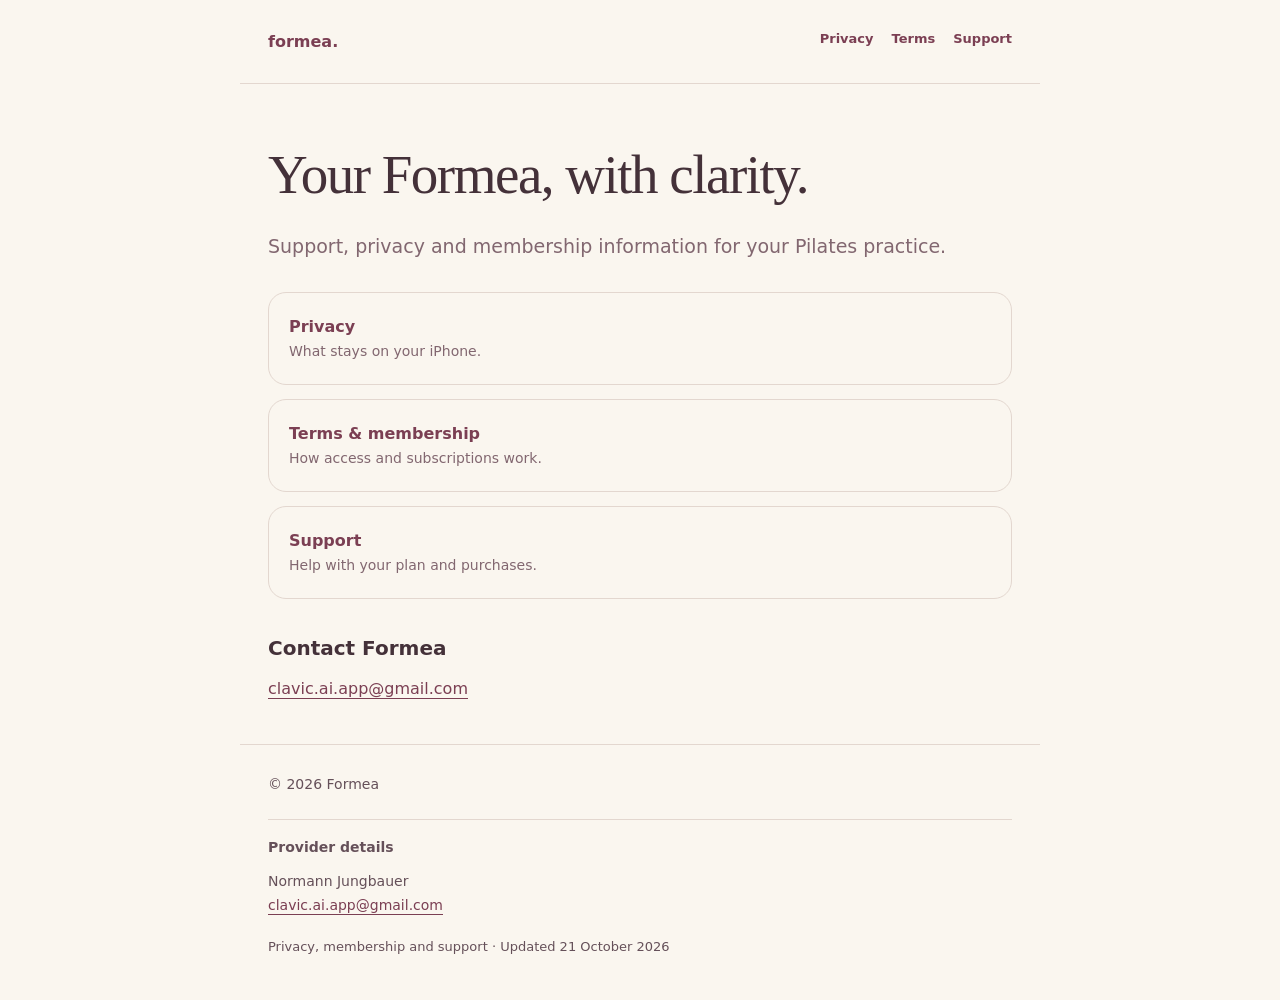
<file: site/index.html>
<!doctype html><html lang="en"><head><meta charset="utf-8"><meta name="viewport" content="width=device-width,initial-scale=1"><title>Your Formea, with clarity. · Formea</title><link rel="stylesheet" href="style.css"></head><body><header><a href="index.html">formea.</a><nav aria-label="Information"><a href="privacy.html">Privacy</a><a href="terms.html">Terms</a><a href="support.html">Support</a></nav></header><main><h1>Your Formea, with clarity.</h1><p class="lead">Support, privacy and membership information for your Pilates practice.</p><div class="cards"><a href="privacy.html"><strong>Privacy</strong><span>What stays on your iPhone.</span></a><a href="terms.html"><strong>Terms & membership</strong><span>How access and subscriptions work.</span></a><a href="support.html"><strong>Support</strong><span>Help with your plan and purchases.</span></a></div><h2>Contact Formea</h2><p><a href="mailto:clavic.ai.app@gmail.com">clavic.ai.app@gmail.com</a></p></main><footer><p class="copyright">© 2026 Formea</p><section class="provider" id="provider-details" aria-labelledby="provider-heading"><h2 id="provider-heading">Provider details</h2><p>Normann Jungbauer<br><a href="mailto:clavic.ai.app@gmail.com">clavic.ai.app@gmail.com</a></p></section><p class="updated">Privacy, membership and support · Updated 21 October 2026</p></footer></body></html>
</file>
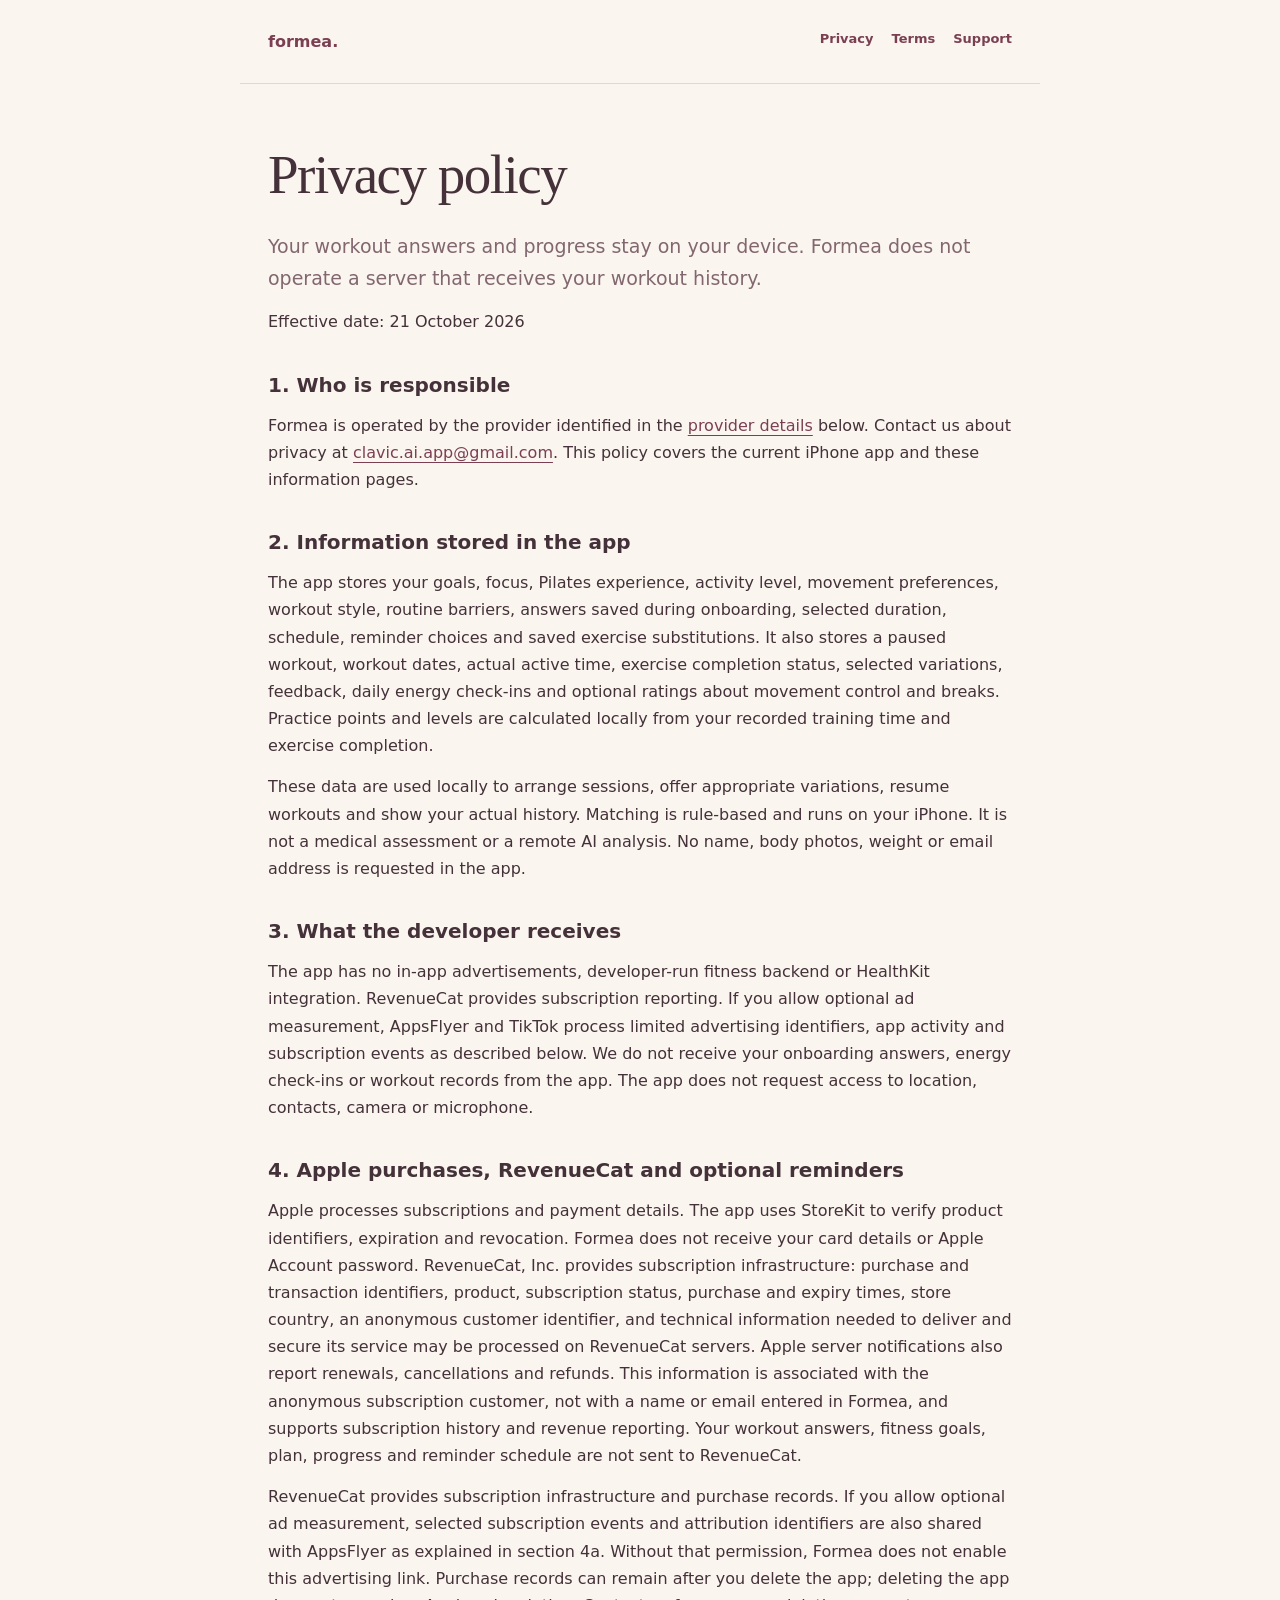
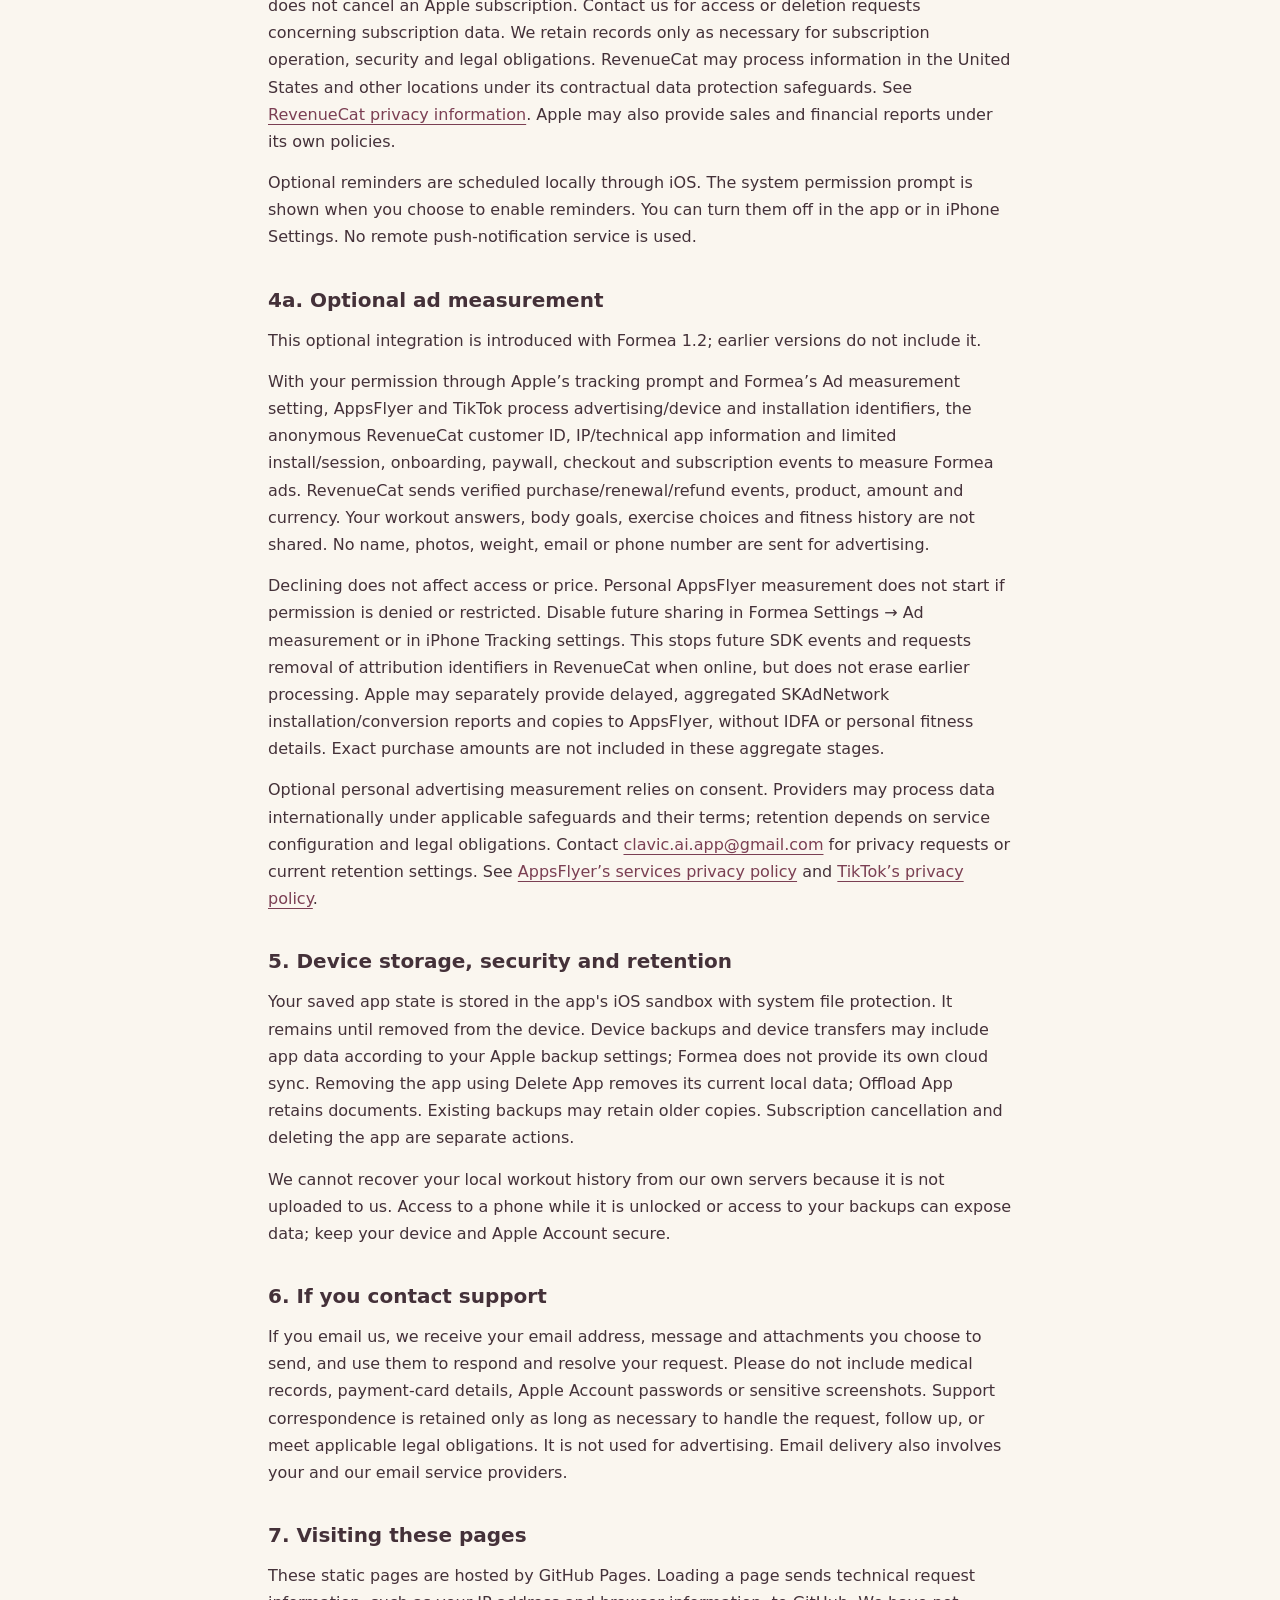
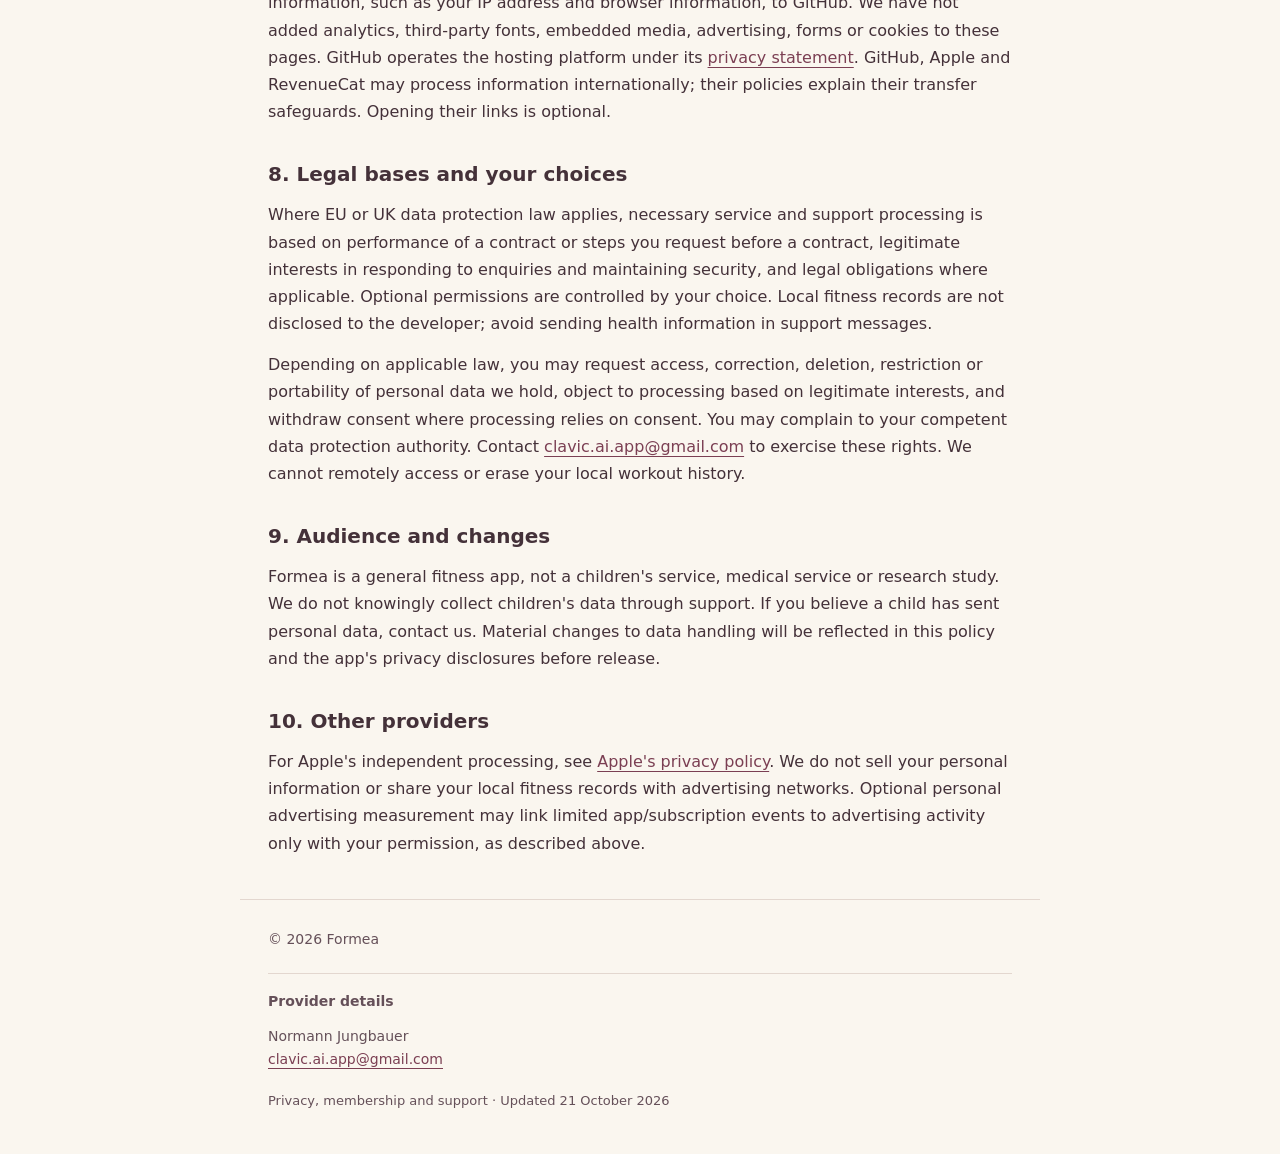
<file: site/privacy.html>
<!doctype html><html lang="en"><head><meta charset="utf-8"><meta name="viewport" content="width=device-width,initial-scale=1"><title>Privacy policy · Formea</title><link rel="stylesheet" href="style.css"></head><body><header><a href="index.html">formea.</a><nav aria-label="Information"><a href="privacy.html">Privacy</a><a href="terms.html">Terms</a><a href="support.html">Support</a></nav></header><main><h1>Privacy policy</h1><p class="lead">Your workout answers and progress stay on your device. Formea does not operate a server that receives your workout history.</p><p>Effective date: 21 October 2026</p>
<h2>1. Who is responsible</h2><p>Formea is operated by the provider identified in the <a href="#provider-details">provider details</a> below. Contact us about privacy at <a href="mailto:clavic.ai.app@gmail.com">clavic.ai.app@gmail.com</a>. This policy covers the current iPhone app and these information pages.</p>
<h2>2. Information stored in the app</h2><p>The app stores your goals, focus, Pilates experience, activity level, movement preferences, workout style, routine barriers, answers saved during onboarding, selected duration, schedule, reminder choices and saved exercise substitutions. It also stores a paused workout, workout dates, actual active time, exercise completion status, selected variations, feedback, daily energy check-ins and optional ratings about movement control and breaks. Practice points and levels are calculated locally from your recorded training time and exercise completion.</p><p>These data are used locally to arrange sessions, offer appropriate variations, resume workouts and show your actual history. Matching is rule-based and runs on your iPhone. It is not a medical assessment or a remote AI analysis. No name, body photos, weight or email address is requested in the app.</p>
<h2>3. What the developer receives</h2><p>The app has no in-app advertisements, developer-run fitness backend or HealthKit integration. RevenueCat provides subscription reporting. If you allow optional ad measurement, AppsFlyer and TikTok process limited advertising identifiers, app activity and subscription events as described below. We do not receive your onboarding answers, energy check-ins or workout records from the app. The app does not request access to location, contacts, camera or microphone.</p>
<h2>4. Apple purchases, RevenueCat and optional reminders</h2><p>Apple processes subscriptions and payment details. The app uses StoreKit to verify product identifiers, expiration and revocation. Formea does not receive your card details or Apple Account password. RevenueCat, Inc. provides subscription infrastructure: purchase and transaction identifiers, product, subscription status, purchase and expiry times, store country, an anonymous customer identifier, and technical information needed to deliver and secure its service may be processed on RevenueCat servers. Apple server notifications also report renewals, cancellations and refunds. This information is associated with the anonymous subscription customer, not with a name or email entered in Formea, and supports subscription history and revenue reporting. Your workout answers, fitness goals, plan, progress and reminder schedule are not sent to RevenueCat.</p><p>RevenueCat provides subscription infrastructure and purchase records. If you allow optional ad measurement, selected subscription events and attribution identifiers are also shared with AppsFlyer as explained in section 4a. Without that permission, Formea does not enable this advertising link. Purchase records can remain after you delete the app; deleting the app does not cancel an Apple subscription. Contact us for access or deletion requests concerning subscription data. We retain records only as necessary for subscription operation, security and legal obligations. RevenueCat may process information in the United States and other locations under its contractual data protection safeguards. See <a href="https://www.revenuecat.com/privacy/">RevenueCat privacy information</a>. Apple may also provide sales and financial reports under its own policies.</p><p>Optional reminders are scheduled locally through iOS. The system permission prompt is shown when you choose to enable reminders. You can turn them off in the app or in iPhone Settings. No remote push-notification service is used.</p>
<h2>4a. Optional ad measurement</h2><p>This optional integration is introduced with Formea 1.2; earlier versions do not include it.</p><p>With your permission through Apple’s tracking prompt and Formea’s Ad measurement setting, AppsFlyer and TikTok process advertising/device and installation identifiers, the anonymous RevenueCat customer ID, IP/technical app information and limited install/session, onboarding, paywall, checkout and subscription events to measure Formea ads. RevenueCat sends verified purchase/renewal/refund events, product, amount and currency. Your workout answers, body goals, exercise choices and fitness history are not shared. No name, photos, weight, email or phone number are sent for advertising.</p><p>Declining does not affect access or price. Personal AppsFlyer measurement does not start if permission is denied or restricted. Disable future sharing in Formea Settings → Ad measurement or in iPhone Tracking settings. This stops future SDK events and requests removal of attribution identifiers in RevenueCat when online, but does not erase earlier processing. Apple may separately provide delayed, aggregated SKAdNetwork installation/conversion reports and copies to AppsFlyer, without IDFA or personal fitness details. Exact purchase amounts are not included in these aggregate stages.</p><p>Optional personal advertising measurement relies on consent. Providers may process data internationally under applicable safeguards and their terms; retention depends on service configuration and legal obligations. Contact <a href="mailto:clavic.ai.app@gmail.com">clavic.ai.app@gmail.com</a> for privacy requests or current retention settings. See <a href="https://www.appsflyer.com/legal/services-privacy-policy/">AppsFlyer’s services privacy policy</a> and <a href="https://www.tiktok.com/legal/page/eea/privacy-policy/en">TikTok’s privacy policy</a>.</p>
<h2>5. Device storage, security and retention</h2><p>Your saved app state is stored in the app's iOS sandbox with system file protection. It remains until removed from the device. Device backups and device transfers may include app data according to your Apple backup settings; Formea does not provide its own cloud sync. Removing the app using Delete App removes its current local data; Offload App retains documents. Existing backups may retain older copies. Subscription cancellation and deleting the app are separate actions.</p><p>We cannot recover your local workout history from our own servers because it is not uploaded to us. Access to a phone while it is unlocked or access to your backups can expose data; keep your device and Apple Account secure.</p>
<h2>6. If you contact support</h2><p>If you email us, we receive your email address, message and attachments you choose to send, and use them to respond and resolve your request. Please do not include medical records, payment-card details, Apple Account passwords or sensitive screenshots. Support correspondence is retained only as long as necessary to handle the request, follow up, or meet applicable legal obligations. It is not used for advertising. Email delivery also involves your and our email service providers.</p>
<h2>7. Visiting these pages</h2><p>These static pages are hosted by GitHub Pages. Loading a page sends technical request information, such as your IP address and browser information, to GitHub. We have not added analytics, third-party fonts, embedded media, advertising, forms or cookies to these pages. GitHub operates the hosting platform under its <a href="https://docs.github.com/en/site-policy/privacy-policies/github-general-privacy-statement">privacy statement</a>. GitHub, Apple and RevenueCat may process information internationally; their policies explain their transfer safeguards. Opening their links is optional.</p>
<h2>8. Legal bases and your choices</h2><p>Where EU or UK data protection law applies, necessary service and support processing is based on performance of a contract or steps you request before a contract, legitimate interests in responding to enquiries and maintaining security, and legal obligations where applicable. Optional permissions are controlled by your choice. Local fitness records are not disclosed to the developer; avoid sending health information in support messages.</p><p>Depending on applicable law, you may request access, correction, deletion, restriction or portability of personal data we hold, object to processing based on legitimate interests, and withdraw consent where processing relies on consent. You may complain to your competent data protection authority. Contact <a href="mailto:clavic.ai.app@gmail.com">clavic.ai.app@gmail.com</a> to exercise these rights. We cannot remotely access or erase your local workout history.</p>
<h2>9. Audience and changes</h2><p>Formea is a general fitness app, not a children's service, medical service or research study. We do not knowingly collect children's data through support. If you believe a child has sent personal data, contact us. Material changes to data handling will be reflected in this policy and the app's privacy disclosures before release.</p>
<h2>10. Other providers</h2><p>For Apple's independent processing, see <a href="https://www.apple.com/legal/privacy/">Apple's privacy policy</a>. We do not sell your personal information or share your local fitness records with advertising networks. Optional personal advertising measurement may link limited app/subscription events to advertising activity only with your permission, as described above.</p></main><footer><p class="copyright">© 2026 Formea</p><section class="provider" id="provider-details" aria-labelledby="provider-heading"><h2 id="provider-heading">Provider details</h2><p>Normann Jungbauer<br><a href="mailto:clavic.ai.app@gmail.com">clavic.ai.app@gmail.com</a></p></section><p class="updated">Privacy, membership and support · Updated 21 October 2026</p></footer></body></html>
</file>
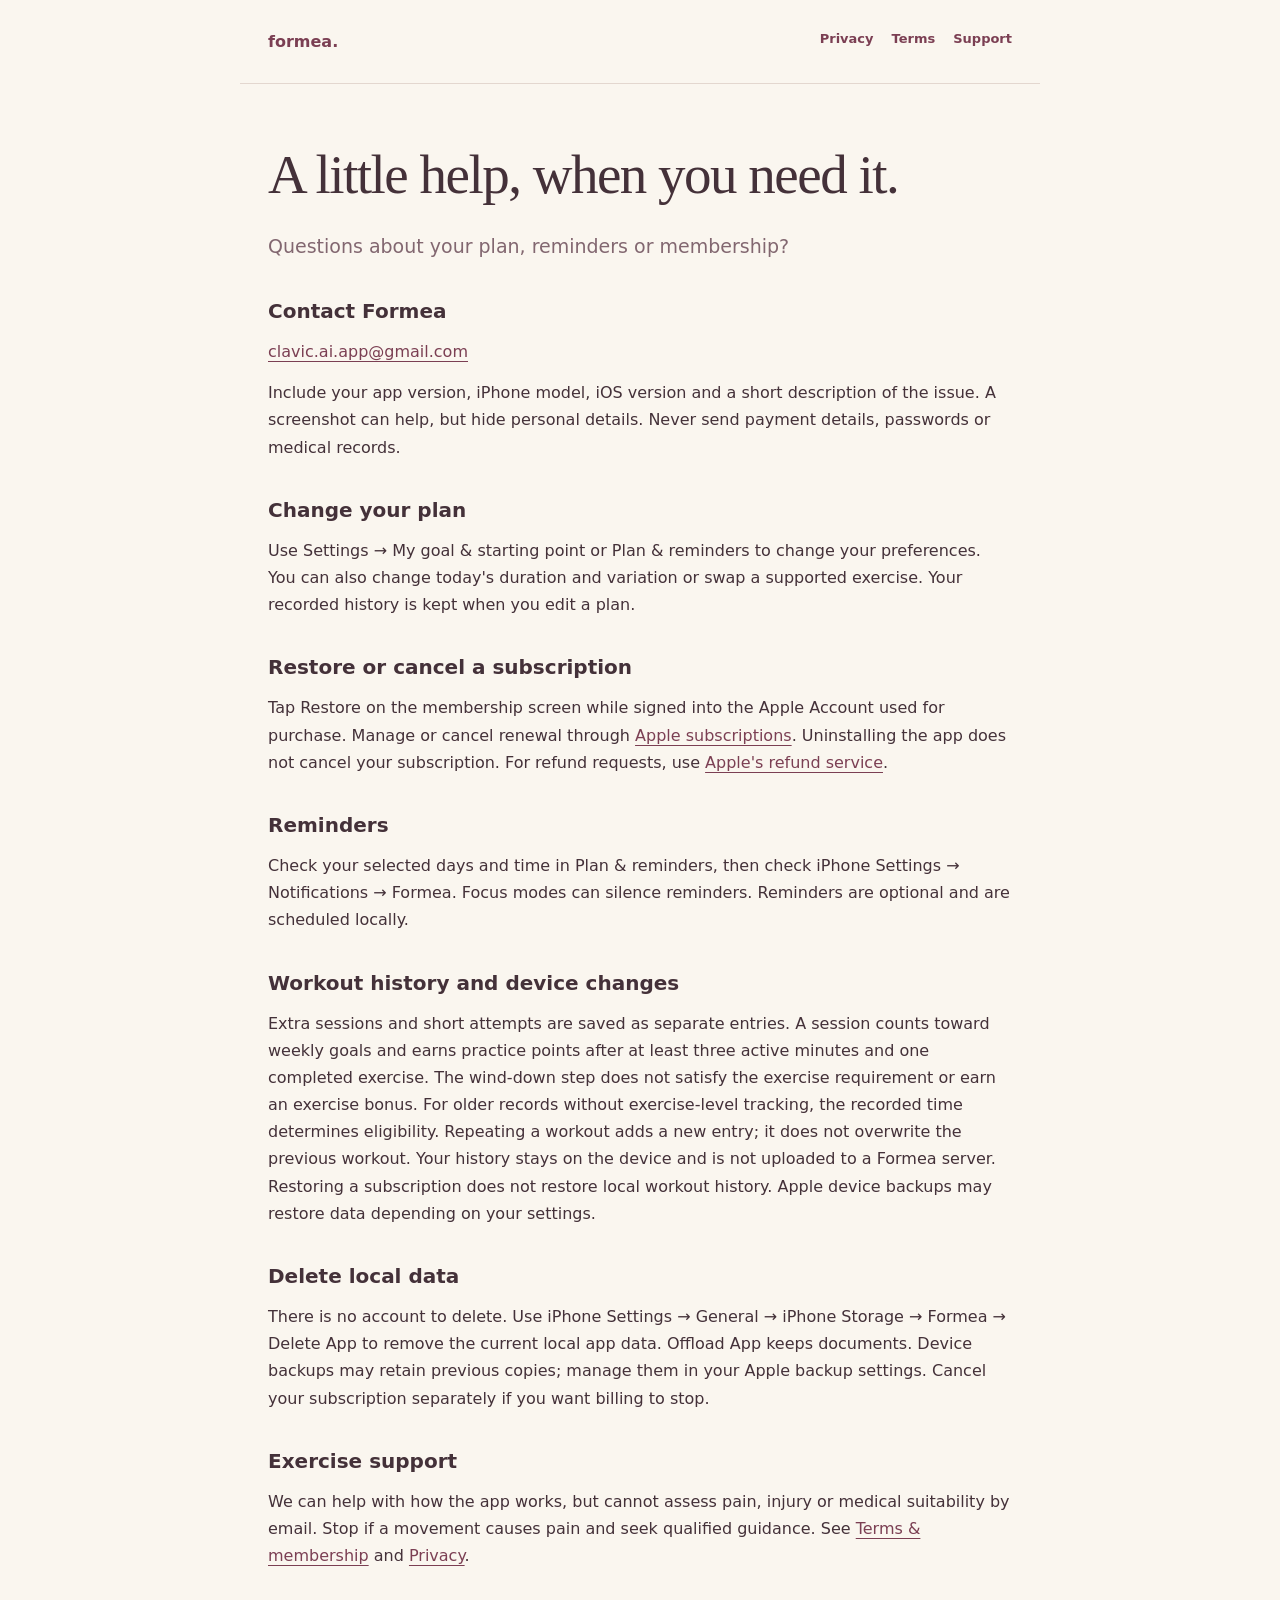
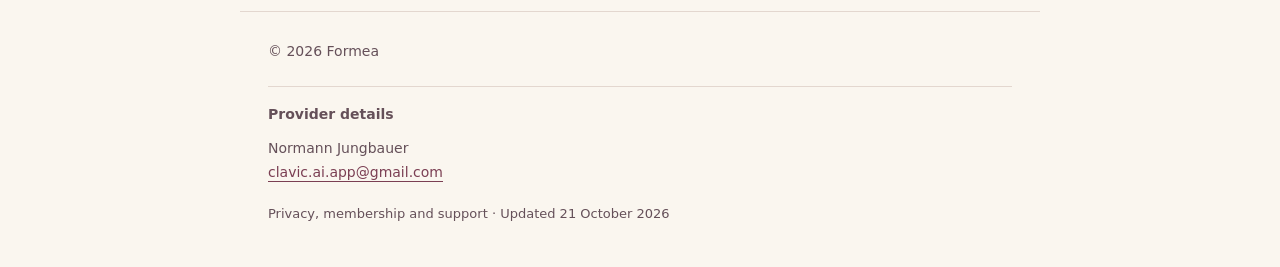
<file: site/support.html>
<!doctype html><html lang="en"><head><meta charset="utf-8"><meta name="viewport" content="width=device-width,initial-scale=1"><title>A little help, when you need it. · Formea</title><link rel="stylesheet" href="style.css"></head><body><header><a href="index.html">formea.</a><nav aria-label="Information"><a href="privacy.html">Privacy</a><a href="terms.html">Terms</a><a href="support.html">Support</a></nav></header><main><h1>A little help, when you need it.</h1><p class="lead">Questions about your plan, reminders or membership?</p><h2>Contact Formea</h2><p><a href="mailto:clavic.ai.app@gmail.com">clavic.ai.app@gmail.com</a></p><p>Include your app version, iPhone model, iOS version and a short description of the issue. A screenshot can help, but hide personal details. Never send payment details, passwords or medical records.</p>
<h2>Change your plan</h2><p>Use Settings → My goal & starting point or Plan & reminders to change your preferences. You can also change today's duration and variation or swap a supported exercise. Your recorded history is kept when you edit a plan.</p>
<h2>Restore or cancel a subscription</h2><p>Tap Restore on the membership screen while signed into the Apple Account used for purchase. Manage or cancel renewal through <a href="https://apps.apple.com/account/subscriptions">Apple subscriptions</a>. Uninstalling the app does not cancel your subscription. For refund requests, use <a href="https://reportaproblem.apple.com/">Apple's refund service</a>.</p>
<h2>Reminders</h2><p>Check your selected days and time in Plan & reminders, then check iPhone Settings → Notifications → Formea. Focus modes can silence reminders. Reminders are optional and are scheduled locally.</p>
<h2>Workout history and device changes</h2><p>Extra sessions and short attempts are saved as separate entries. A session counts toward weekly goals and earns practice points after at least three active minutes and one completed exercise. The wind-down step does not satisfy the exercise requirement or earn an exercise bonus. For older records without exercise-level tracking, the recorded time determines eligibility. Repeating a workout adds a new entry; it does not overwrite the previous workout. Your history stays on the device and is not uploaded to a Formea server. Restoring a subscription does not restore local workout history. Apple device backups may restore data depending on your settings.</p>
<h2>Delete local data</h2><p>There is no account to delete. Use iPhone Settings → General → iPhone Storage → Formea → Delete App to remove the current local app data. Offload App keeps documents. Device backups may retain previous copies; manage them in your Apple backup settings. Cancel your subscription separately if you want billing to stop.</p>
<h2>Exercise support</h2><p>We can help with how the app works, but cannot assess pain, injury or medical suitability by email. Stop if a movement causes pain and seek qualified guidance. See <a href="terms.html">Terms & membership</a> and <a href="privacy.html">Privacy</a>.</p></main><footer><p class="copyright">© 2026 Formea</p><section class="provider" id="provider-details" aria-labelledby="provider-heading"><h2 id="provider-heading">Provider details</h2><p>Normann Jungbauer<br><a href="mailto:clavic.ai.app@gmail.com">clavic.ai.app@gmail.com</a></p></section><p class="updated">Privacy, membership and support · Updated 21 October 2026</p></footer></body></html>
</file>
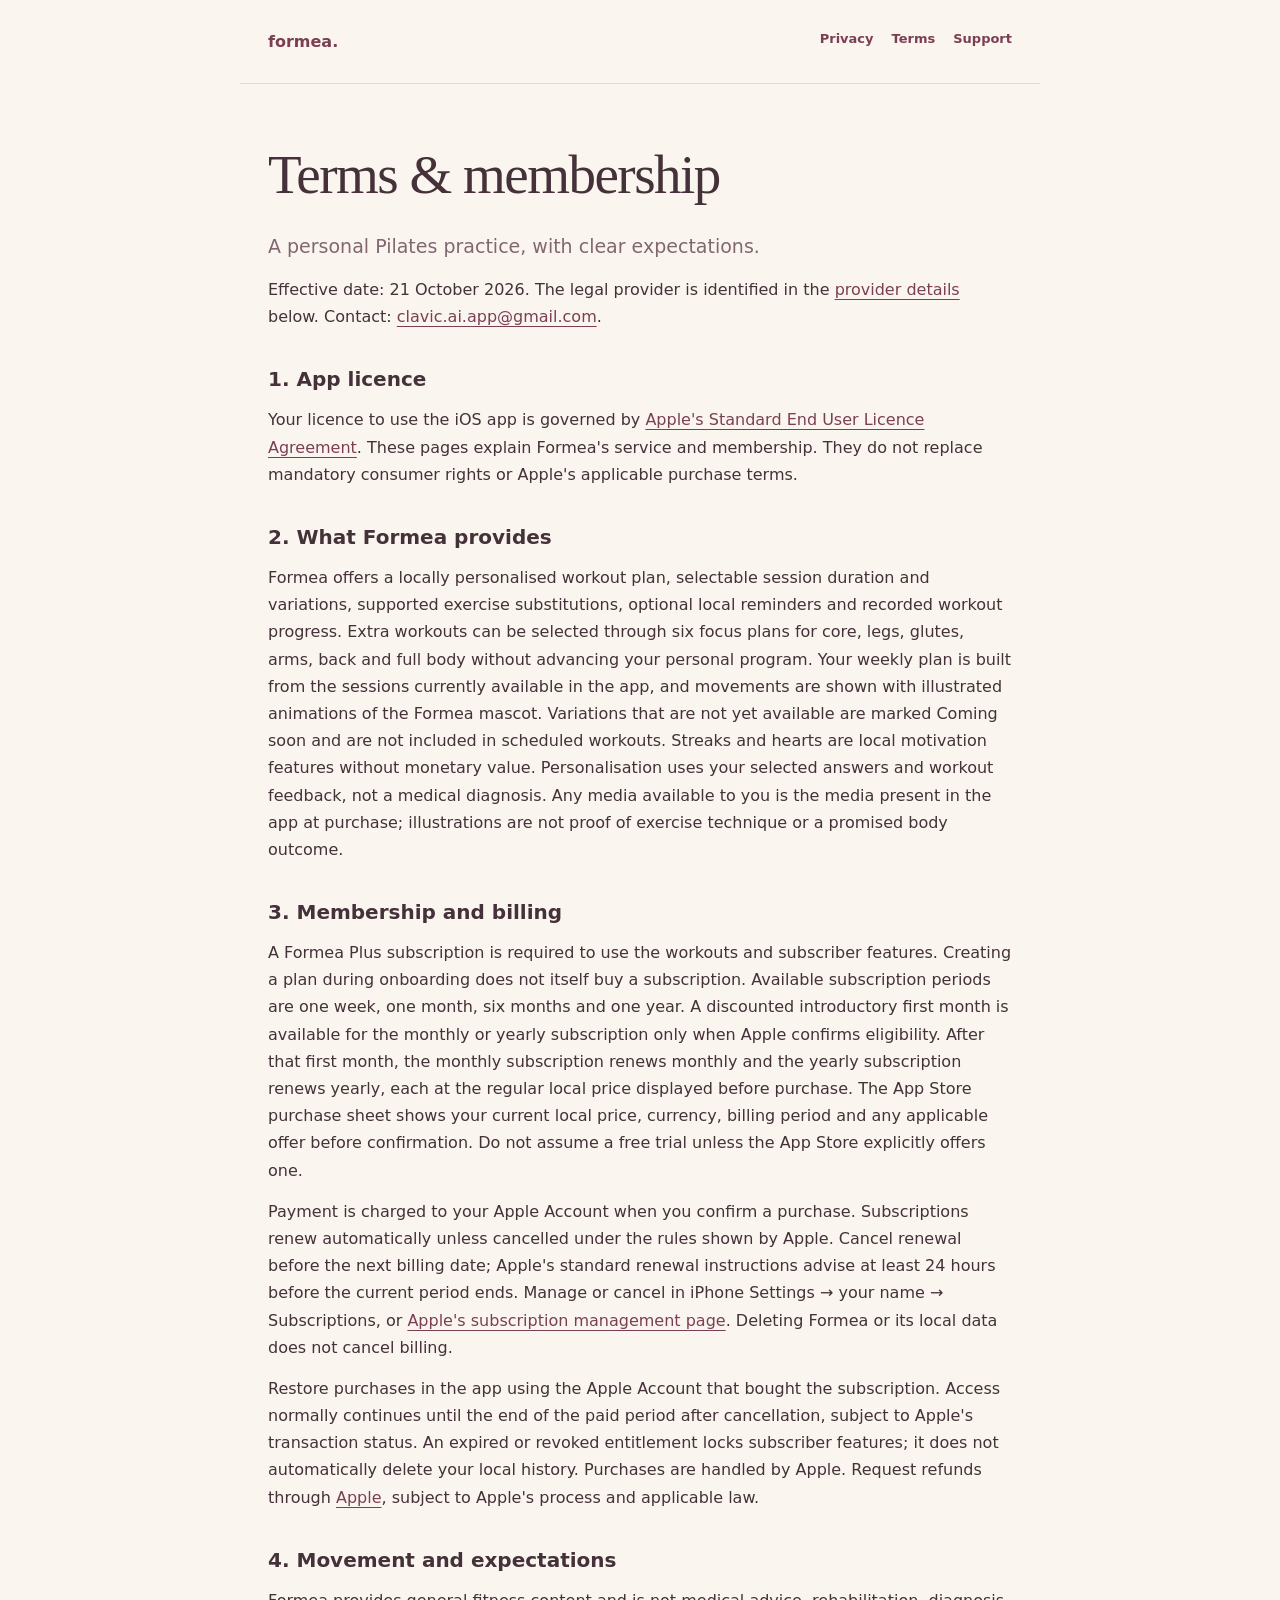
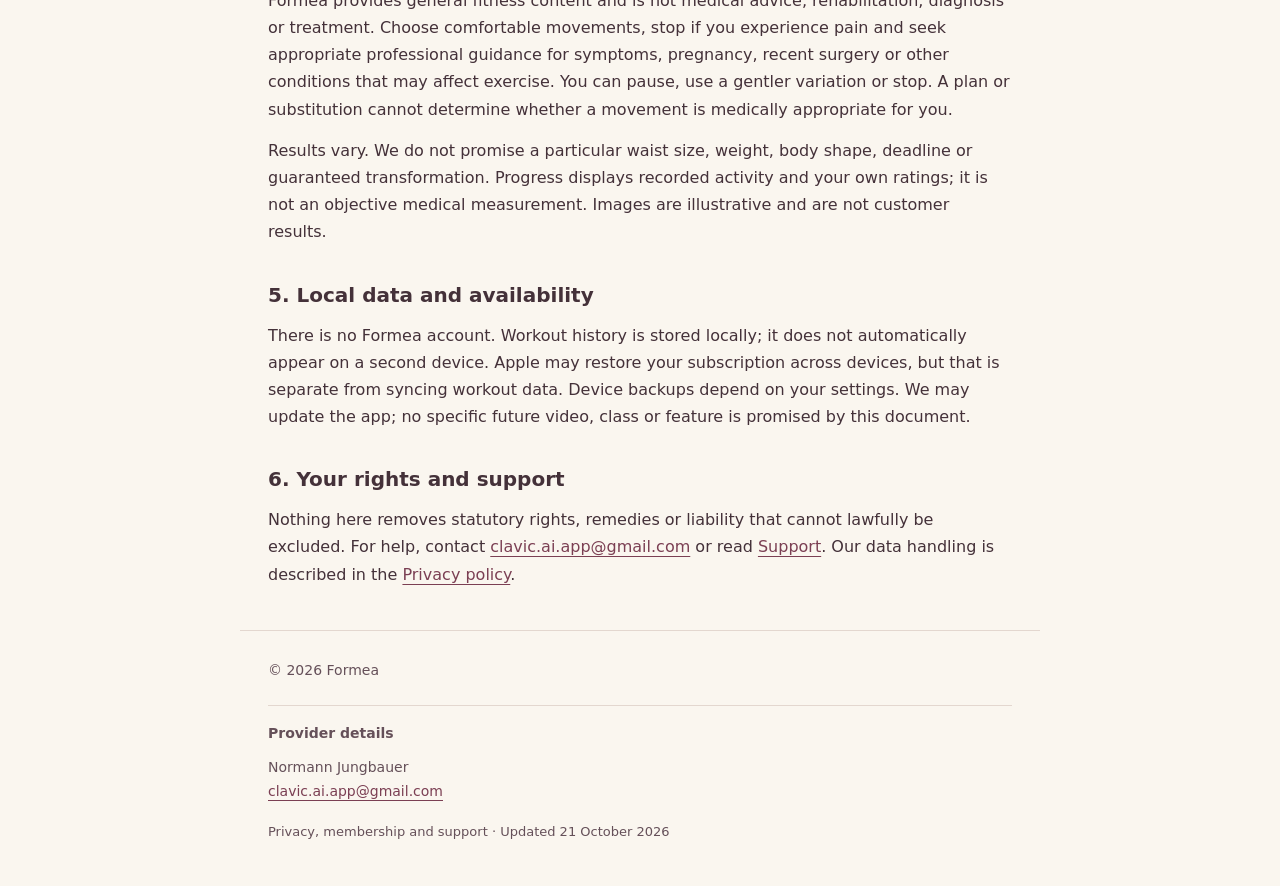
<file: site/terms.html>
<!doctype html><html lang="en"><head><meta charset="utf-8"><meta name="viewport" content="width=device-width,initial-scale=1"><title>Terms &amp; membership · Formea</title><link rel="stylesheet" href="style.css"></head><body><header><a href="index.html">formea.</a><nav aria-label="Information"><a href="privacy.html">Privacy</a><a href="terms.html">Terms</a><a href="support.html">Support</a></nav></header><main><h1>Terms & membership</h1><p class="lead">A personal Pilates practice, with clear expectations.</p><p>Effective date: 21 October 2026. The legal provider is identified in the <a href="#provider-details">provider details</a> below. Contact: <a href="mailto:clavic.ai.app@gmail.com">clavic.ai.app@gmail.com</a>.</p>
<h2>1. App licence</h2><p>Your licence to use the iOS app is governed by <a href="https://www.apple.com/legal/internet-services/itunes/dev/stdeula/">Apple's Standard End User Licence Agreement</a>. These pages explain Formea's service and membership. They do not replace mandatory consumer rights or Apple's applicable purchase terms.</p>
<h2>2. What Formea provides</h2><p>Formea offers a locally personalised workout plan, selectable session duration and variations, supported exercise substitutions, optional local reminders and recorded workout progress. Extra workouts can be selected through six focus plans for core, legs, glutes, arms, back and full body without advancing your personal program. Your weekly plan is built from the sessions currently available in the app, and movements are shown with illustrated animations of the Formea mascot. Variations that are not yet available are marked Coming soon and are not included in scheduled workouts. Streaks and hearts are local motivation features without monetary value. Personalisation uses your selected answers and workout feedback, not a medical diagnosis. Any media available to you is the media present in the app at purchase; illustrations are not proof of exercise technique or a promised body outcome.</p>
<h2>3. Membership and billing</h2><p>A Formea Plus subscription is required to use the workouts and subscriber features. Creating a plan during onboarding does not itself buy a subscription. Available subscription periods are one week, one month, six months and one year. A discounted introductory first month is available for the monthly or yearly subscription only when Apple confirms eligibility. After that first month, the monthly subscription renews monthly and the yearly subscription renews yearly, each at the regular local price displayed before purchase. The App Store purchase sheet shows your current local price, currency, billing period and any applicable offer before confirmation. Do not assume a free trial unless the App Store explicitly offers one.</p><p>Payment is charged to your Apple Account when you confirm a purchase. Subscriptions renew automatically unless cancelled under the rules shown by Apple. Cancel renewal before the next billing date; Apple's standard renewal instructions advise at least 24 hours before the current period ends. Manage or cancel in iPhone Settings → your name → Subscriptions, or <a href="https://apps.apple.com/account/subscriptions">Apple's subscription management page</a>. Deleting Formea or its local data does not cancel billing.</p><p>Restore purchases in the app using the Apple Account that bought the subscription. Access normally continues until the end of the paid period after cancellation, subject to Apple's transaction status. An expired or revoked entitlement locks subscriber features; it does not automatically delete your local history. Purchases are handled by Apple. Request refunds through <a href="https://reportaproblem.apple.com/">Apple</a>, subject to Apple's process and applicable law.</p>
<h2>4. Movement and expectations</h2><p>Formea provides general fitness content and is not medical advice, rehabilitation, diagnosis or treatment. Choose comfortable movements, stop if you experience pain and seek appropriate professional guidance for symptoms, pregnancy, recent surgery or other conditions that may affect exercise. You can pause, use a gentler variation or stop. A plan or substitution cannot determine whether a movement is medically appropriate for you.</p><p>Results vary. We do not promise a particular waist size, weight, body shape, deadline or guaranteed transformation. Progress displays recorded activity and your own ratings; it is not an objective medical measurement. Images are illustrative and are not customer results.</p>
<h2>5. Local data and availability</h2><p>There is no Formea account. Workout history is stored locally; it does not automatically appear on a second device. Apple may restore your subscription across devices, but that is separate from syncing workout data. Device backups depend on your settings. We may update the app; no specific future video, class or feature is promised by this document.</p>
<h2>6. Your rights and support</h2><p>Nothing here removes statutory rights, remedies or liability that cannot lawfully be excluded. For help, contact <a href="mailto:clavic.ai.app@gmail.com">clavic.ai.app@gmail.com</a> or read <a href="support.html">Support</a>. Our data handling is described in the <a href="privacy.html">Privacy policy</a>.</p></main><footer><p class="copyright">© 2026 Formea</p><section class="provider" id="provider-details" aria-labelledby="provider-heading"><h2 id="provider-heading">Provider details</h2><p>Normann Jungbauer<br><a href="mailto:clavic.ai.app@gmail.com">clavic.ai.app@gmail.com</a></p></section><p class="updated">Privacy, membership and support · Updated 21 October 2026</p></footer></body></html>
</file>
<file: site/style.css>
*{box-sizing:border-box}body{margin:0;background:#faf6ef;color:#443139;font-family:system-ui,-apple-system,sans-serif;line-height:1.7}header,main,footer{max-width:800px;margin:auto;padding:28px}header{display:flex;justify-content:space-between;gap:20px;border-bottom:1px solid #e3d7cf}header a{font-weight:650;text-decoration:none}nav{display:flex;gap:18px;font-size:13px}a{color:#7b3f53;text-underline-offset:4px}h1{font-family:Georgia,serif;font-weight:400;letter-spacing:-1.5px;font-size:clamp(36px,6vw,55px);line-height:1.12;margin:32px 0 24px}h2{font-size:20px;margin:36px 0 12px;line-height:1.3}.lead{font-size:19px;color:#826770}p{margin:14px 0}.draft{border:1px solid #b48262;background:#fff1df;padding:18px;border-radius:12px;font-size:14px}.cards{display:grid;gap:14px;margin:30px 0}.cards a{border:1px solid #e3d7cf;border-radius:18px;padding:20px;text-decoration:none}.cards strong,.cards span{display:block}.cards span{font-size:14px;color:#826770}footer{font-size:14px;color:#655059;border-top:1px solid #e3d7cf}footer .copyright{margin:0}footer .provider{margin-top:22px;padding-top:18px;border-top:1px solid #e3d7cf}footer h2{font-size:14px;font-weight:600;margin:0 0 8px}footer .updated{font-size:13px;margin-top:18px}@media(max-width:480px){header{display:block}nav{margin-top:12px}main{padding:20px}}
</file>
